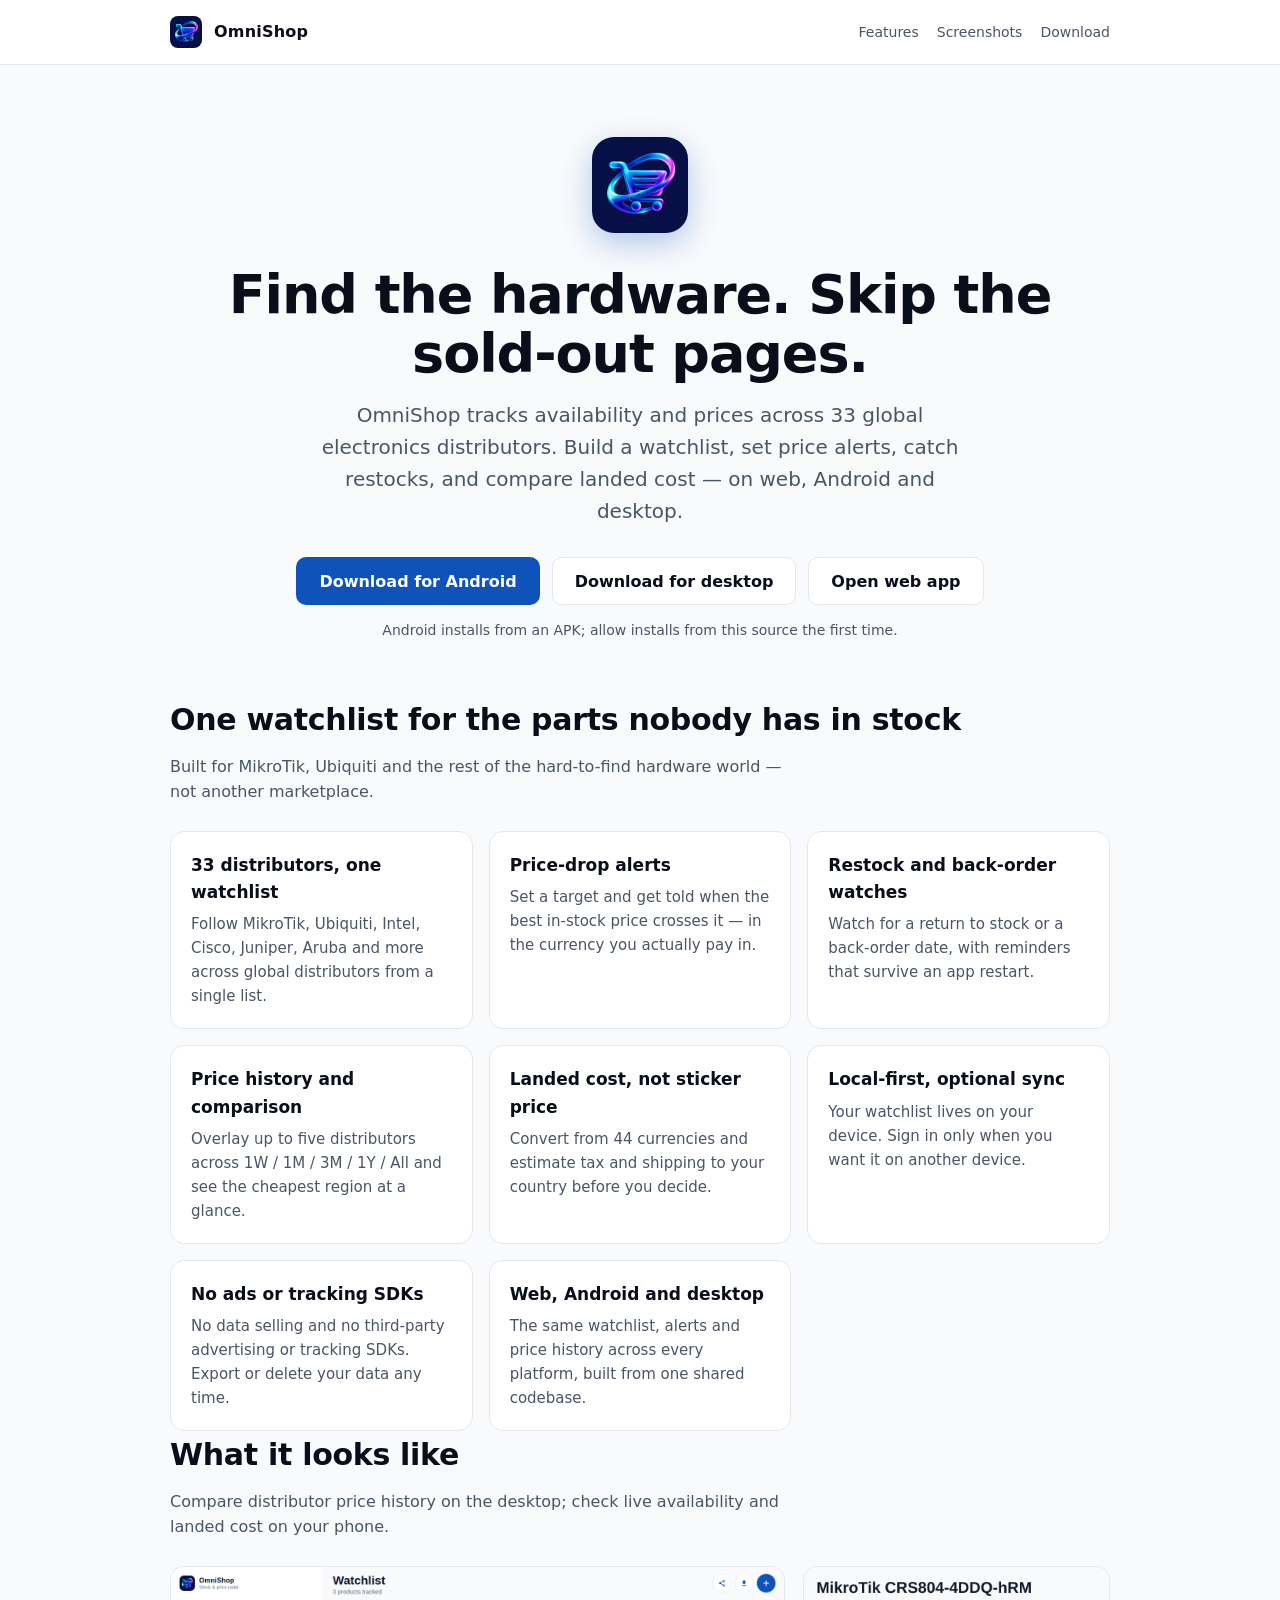
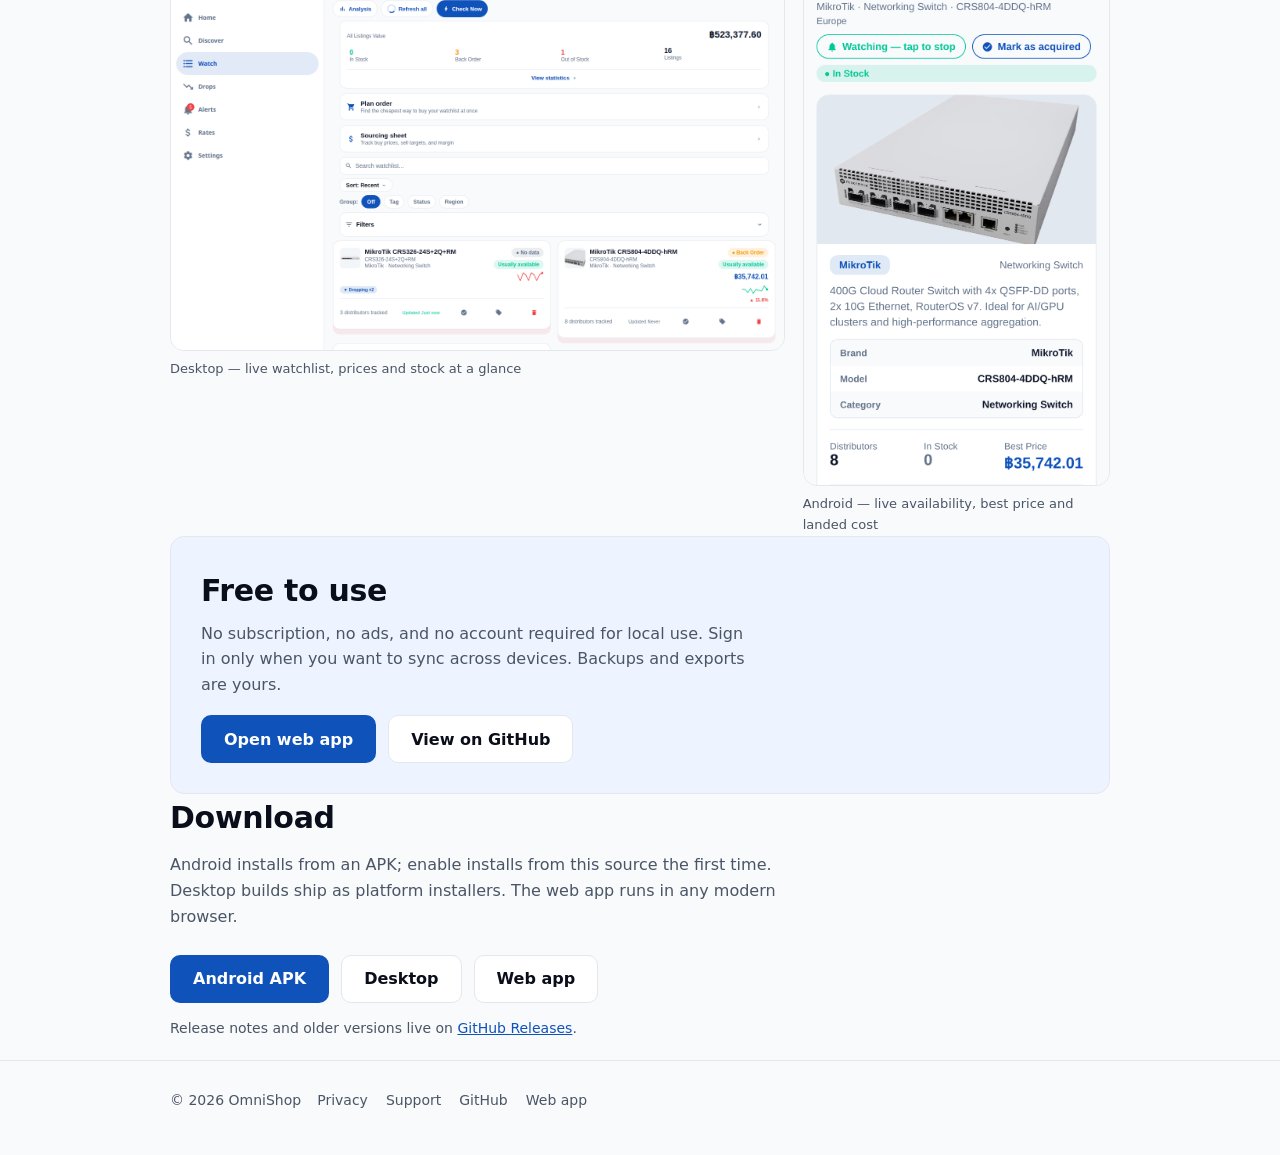
<file: docs/index.html>
<!doctype html>
<html lang="en">
  <head>
    <meta charset="utf-8" />
    <meta name="viewport" content="width=device-width, initial-scale=1" />
    <title>OmniShop — global stock & price radar for hard-to-find hardware</title>
    <meta
      name="description"
      content="Track availability and prices across 33 global electronics distributors. Watchlist, price alerts, restock watches, landed cost and price history on web, Android and desktop."
    />
    <meta name="theme-color" content="#0a0e1a" />
    <meta property="og:type" content="website" />
    <meta
      property="og:title"
      content="OmniShop — global stock & price radar"
    />
    <meta
      property="og:description"
      content="Track availability and prices across 33 global electronics distributors. Watchlist, price alerts, restock watches, landed cost and price history."
    />
    <meta property="og:url" content="https://omnishop.siamcreations.app/" />
    <meta
      property="og:image"
      content="https://omnishop.siamcreations.app/og.png"
    />
    <meta name="twitter:card" content="summary_large_image" />
    <link rel="canonical" href="https://omnishop.siamcreations.app/" />
    <link rel="icon" href="icon.png" />
    <link rel="stylesheet" href="styles.css" />
  </head>
  <body>
    <header class="site">
      <div class="wrap">
        <img src="icon.png" alt="" />
        <span class="name"><a href="/">OmniShop</a></span>
        <nav aria-label="Main">
          <a href="#features">Features</a>
          <a href="#screens">Screenshots</a>
          <a href="#download">Download</a>
        </nav>
      </div>
    </header>

    <main>
      <section class="hero wrap">
        <img class="logo" src="icon.png" alt="OmniShop icon" />
        <h1>Find the hardware. Skip the sold-out pages.</h1>
        <p class="lede">
          OmniShop tracks availability and prices across 33 global electronics
          distributors. Build a watchlist, set price alerts, catch restocks, and
          compare landed cost — on web, Android and desktop.
        </p>
        <div class="actions">
          <a
            class="button primary"
            id="android-download"
            href="https://github.com/pnoch/omnishop/releases/tag/android-latest"
            >Download for Android</a
          >
          <a
            class="button secondary"
            href="https://github.com/pnoch/omnishop/releases/latest"
            >Download for desktop</a
          >
          <a class="button secondary" href="https://web.omnishop.siamcreations.app"
            >Open web app</a
          >
        </div>
        <p class="muted" id="android-version">
          Android installs from an APK; allow installs from this source the first time.
        </p>
      </section>

      <section class="wrap" id="features">
        <h2>One watchlist for the parts nobody has in stock</h2>
        <p class="section-lede">
          Built for MikroTik, Ubiquiti and the rest of the hard-to-find hardware
          world — not another marketplace.
        </p>
        <div class="grid">
          <article class="card">
            <h3>33 distributors, one watchlist</h3>
            <p>
              Follow MikroTik, Ubiquiti, Intel, Cisco, Juniper, Aruba and more
              across global distributors from a single list.
            </p>
          </article>
          <article class="card">
            <h3>Price-drop alerts</h3>
            <p>
              Set a target and get told when the best in-stock price crosses it —
              in the currency you actually pay in.
            </p>
          </article>
          <article class="card">
            <h3>Restock and back-order watches</h3>
            <p>
              Watch for a return to stock or a back-order date, with reminders
              that survive an app restart.
            </p>
          </article>
          <article class="card">
            <h3>Price history and comparison</h3>
            <p>
              Overlay up to five distributors across 1W / 1M / 3M / 1Y / All and
              see the cheapest region at a glance.
            </p>
          </article>
          <article class="card">
            <h3>Landed cost, not sticker price</h3>
            <p>
              Convert from 44 currencies and estimate tax and shipping to your
              country before you decide.
            </p>
          </article>
          <article class="card">
            <h3>Local-first, optional sync</h3>
            <p>
              Your watchlist lives on your device. Sign in only when you want it
              on another device.
            </p>
          </article>
          <article class="card">
            <h3>No ads or tracking SDKs</h3>
            <p>
              No data selling and no third-party advertising or tracking SDKs.
              Export or delete your data any time.
            </p>
          </article>
          <article class="card">
            <h3>Web, Android and desktop</h3>
            <p>
              The same watchlist, alerts and price history across every platform,
              built from one shared codebase.
            </p>
          </article>
        </div>
      </section>

      <section class="wrap" id="screens">
        <h2>What it looks like</h2>
        <p class="section-lede">
          Compare distributor price history on the desktop; check live
          availability and landed cost on your phone.
        </p>
        <div class="shots">
          <figure class="wide">
            <img
              src="screenshots/desktop-watchlist.png"
              alt="OmniShop desktop watchlist with live prices, stock badges and product photos"
              loading="lazy"
            />
            <figcaption>
              Desktop — live watchlist, prices and stock at a glance
            </figcaption>
          </figure>
          <figure class="phone">
            <img
              src="screenshots/android-product.png"
              alt="OmniShop on Android showing product availability, best price and landed cost"
              loading="lazy"
            />
            <figcaption>
              Android — live availability, best price and landed cost
            </figcaption>
          </figure>
        </div>
      </section>

      <section class="wrap" id="free">
        <div class="licence">
          <div>
            <h2>Free to use</h2>
            <p>
              No subscription, no ads, and no account required for local use.
              Sign in only when you want to sync across devices. Backups and
              exports are yours.
            </p>
          </div>
          <div class="actions">
            <a class="button primary" href="https://web.omnishop.siamcreations.app"
              >Open web app</a
            >
            <a
              class="button secondary"
              href="https://github.com/pnoch/omnishop"
              >View on GitHub</a
            >
          </div>
        </div>
      </section>

      <section class="wrap" id="download">
        <h2>Download</h2>
        <p class="section-lede">
          Android installs from an APK; enable installs from this source the
          first time. Desktop builds ship as platform installers. The web app
          runs in any modern browser.
        </p>
        <div class="actions" style="justify-content: flex-start">
          <a
            class="button primary"
            id="android-download-2"
            href="https://github.com/pnoch/omnishop/releases/tag/android-latest"
            >Android APK</a
          >
          <a
            class="button secondary"
            href="https://github.com/pnoch/omnishop/releases/latest"
            >Desktop</a
          >
          <a class="button secondary" href="https://web.omnishop.siamcreations.app"
            >Web app</a
          >
        </div>
        <p class="muted">
          Release notes and older versions live on
          <a href="https://github.com/pnoch/omnishop/releases">GitHub Releases</a>.
        </p>
      </section>
    </main>

    <footer class="site">
      <div class="wrap">
        <span>© <span id="year">2026</span> OmniShop</span>
        <nav aria-label="Legal">
          <a href="https://web.omnishop.siamcreations.app/privacy">Privacy</a>
          <a href="mailto:support@siamcreations.app">Support</a>
          <a href="https://github.com/pnoch/omnishop">GitHub</a>
          <a href="https://web.omnishop.siamcreations.app">Web app</a>
        </nav>
      </div>
    </footer>

    <script>
      const ANDROID_RELEASE =
        "https://api.github.com/repos/pnoch/omnishop/releases/tags/android-latest";

      document.getElementById("year").textContent = String(
        new Date().getFullYear(),
      );

      fetch(ANDROID_RELEASE, {
        headers: { Accept: "application/vnd.github+json" },
      })
        .then((response) => (response.ok ? response.json() : null))
        .then((release) => {
          const apk = release?.assets?.find((asset) =>
            asset.name.endsWith(".apk"),
          );
          if (!apk || !apk.browser_download_url) return;
          for (const id of ["android-download", "android-download-2"]) {
            document.getElementById(id).href = apk.browser_download_url;
          }
          const version = /OmniShop-(\d+\.\d+\.\d+)/i.exec(apk.name);
          const size = apk.size
            ? ` · ${Math.round(apk.size / 1048576)} MB`
            : "";
          document.getElementById("android-version").textContent =
            `${version ? `Version ${version[1]}` : "Latest build"}${size}. ` +
            "Android installs from an APK; allow installs from this source the first time.";
        })
        .catch(() => {
          // The release-page links still work without the API.
        });
    </script>
  </body>
</html>
</file>
<file: docs/styles.css>
:root {
  --bg: #f8fafc;
  --surface: #ffffff;
  --text: #0a0e1a;
  --muted: #4a5565;
  --border: #e4e7ec;
  --primary: #0f52ba;
  --primary-text: #ffffff;
  --accent: #eef4ff;
  --emerald: #00c896;
  --radius: 14px;
  --max: 980px;
}

@media (prefers-color-scheme: dark) {
  :root {
    --bg: #0a0e1a;
    --surface: #131929;
    --text: #eef2ff;
    --muted: #a9b4c9;
    --border: #223048;
    --primary: #3b7dd8;
    --primary-text: #ffffff;
    --accent: #121a2e;
  }
}

* {
  box-sizing: border-box;
}

/* The class rules below set display; without this a hidden element shows. */
[hidden] {
  display: none !important;
}

html {
  -webkit-text-size-adjust: 100%;
}

body {
  margin: 0;
  background: var(--bg);
  color: var(--text);
  font-family:
    system-ui,
    -apple-system,
    "Segoe UI",
    Roboto,
    sans-serif;
  line-height: 1.6;
}

a {
  color: var(--primary);
}

.wrap {
  max-width: var(--max);
  margin: 0 auto;
  padding: 0 20px;
}

header.site {
  border-bottom: 1px solid var(--border);
  background: var(--surface);
}

header.site .wrap {
  display: flex;
  align-items: center;
  gap: 12px;
  min-height: 64px;
}

header.site img {
  width: 32px;
  height: 32px;
  border-radius: 8px;
}

header.site .name {
  font-weight: 700;
  letter-spacing: 0.2px;
}

header.site .name a {
  color: inherit;
  text-decoration: none;
}

header.site nav {
  margin-left: auto;
  display: flex;
  gap: 18px;
  font-size: 14px;
}

header.site nav a {
  color: var(--muted);
  text-decoration: none;
}

header.site nav a:hover {
  color: var(--text);
}

.hero {
  padding: 72px 0 40px;
  text-align: center;
}

.hero img.logo {
  width: 96px;
  height: 96px;
  border-radius: 22px;
  box-shadow: 0 10px 30px rgb(15 82 186 / 30%);
}

.hero h1 {
  font-size: clamp(34px, 6vw, 54px);
  line-height: 1.1;
  margin: 24px 0 16px;
  letter-spacing: -0.02em;
}

.hero p.lede {
  font-size: clamp(16px, 2.4vw, 20px);
  color: var(--muted);
  max-width: 680px;
  margin: 0 auto 30px;
}

.actions {
  display: flex;
  flex-wrap: wrap;
  gap: 12px;
  justify-content: center;
}

.button {
  display: inline-flex;
  align-items: center;
  justify-content: center;
  min-height: 48px;
  padding: 0 22px;
  border-radius: 10px;
  font-weight: 650;
  text-decoration: none;
  border: 1px solid transparent;
}

.button.primary {
  background: var(--primary);
  color: var(--primary-text);
}

.button.secondary {
  background: var(--surface);
  color: var(--text);
  border-color: var(--border);
}

.button:focus-visible,
a:focus-visible {
  outline: 3px solid var(--primary);
  outline-offset: 3px;
}

.muted {
  color: var(--muted);
  font-size: 14px;
}

.hero .muted {
  margin-top: 14px;
}

section {
  padding: 44px 0;
}

h2 {
  font-size: clamp(22px, 3vw, 30px);
  letter-spacing: -0.01em;
  margin: 0 0 10px;
}

.section-lede {
  color: var(--muted);
  max-width: 640px;
  margin: 0 0 26px;
}

.grid {
  display: grid;
  grid-template-columns: repeat(auto-fit, minmax(250px, 1fr));
  gap: 16px;
}

.card {
  background: var(--surface);
  border: 1px solid var(--border);
  border-radius: var(--radius);
  padding: 20px;
}

.card h3 {
  margin: 0 0 6px;
  font-size: 17px;
}

.card p {
  margin: 0;
  color: var(--muted);
  font-size: 15px;
}

.shots {
  display: grid;
  grid-template-columns: 2fr 1fr;
  gap: 18px;
  align-items: start;
}

.shots figure {
  margin: 0;
}

.shots img {
  display: block;
  width: 100%;
  height: auto;
  border-radius: 14px;
  border: 1px solid var(--border);
  background: var(--surface);
}

.shots figcaption {
  margin-top: 8px;
  font-size: 13px;
  color: var(--muted);
}

.shots .phone img {
  max-height: 520px;
  object-fit: cover;
  object-position: top;
}

@media (max-width: 760px) {
  .shots {
    grid-template-columns: 1fr;
  }

  .shots .phone img {
    max-height: none;
  }
}

.price {
  font-size: 22px;
  font-weight: 700;
  margin: 2px 0 6px;
}

.price .muted {
  font-size: 14px;
  font-weight: 400;
}

.licence {
  background: var(--accent);
  border: 1px solid var(--border);
  border-radius: var(--radius);
  padding: 30px;
  display: flex;
  flex-wrap: wrap;
  align-items: center;
  gap: 18px;
  justify-content: space-between;
}

.licence h2 {
  margin-bottom: 6px;
}

.licence p {
  margin: 0;
  color: var(--muted);
  max-width: 560px;
}

footer.site {
  border-top: 1px solid var(--border);
  margin-top: 20px;
  padding: 28px 0 44px;
  color: var(--muted);
  font-size: 14px;
}

footer.site .wrap {
  display: flex;
  flex-wrap: wrap;
  gap: 16px;
  align-items: center;
}

footer.site nav {
  display: flex;
  gap: 18px;
  flex-wrap: wrap;
}

footer.site a {
  color: var(--muted);
  text-decoration: none;
}

footer.site a:hover {
  color: var(--text);
}

.legal {
  padding: 40px 0 60px;
}

.legal h1 {
  font-size: clamp(28px, 4vw, 40px);
  letter-spacing: -0.02em;
  margin: 0 0 8px;
}

.legal h2 {
  font-size: 20px;
  margin: 32px 0 8px;
}

.legal p,
.legal li {
  color: var(--muted);
}

.legal .updated {
  font-size: 14px;
  color: var(--muted);
}

@media (max-width: 640px) {
  header.site nav {
    display: none;
  }

  .hero {
    padding-top: 48px;
  }
}
</file>
